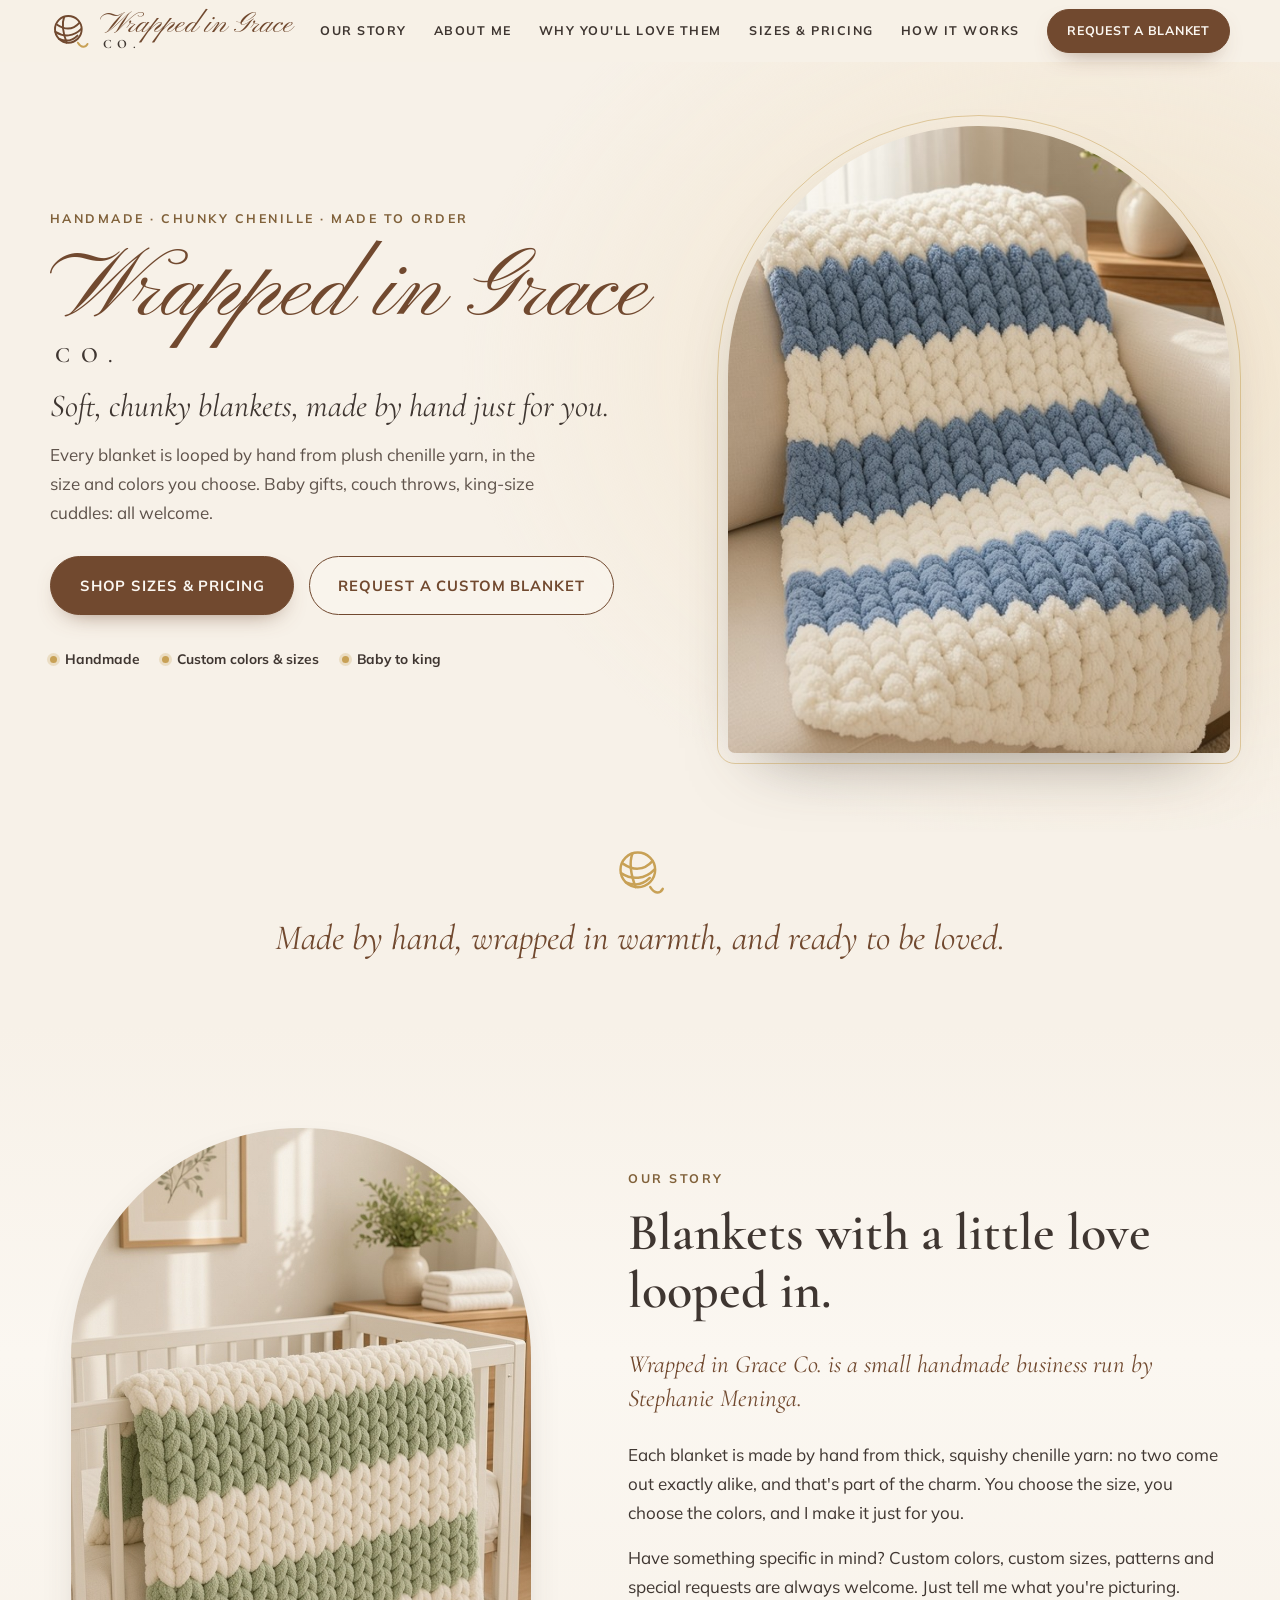
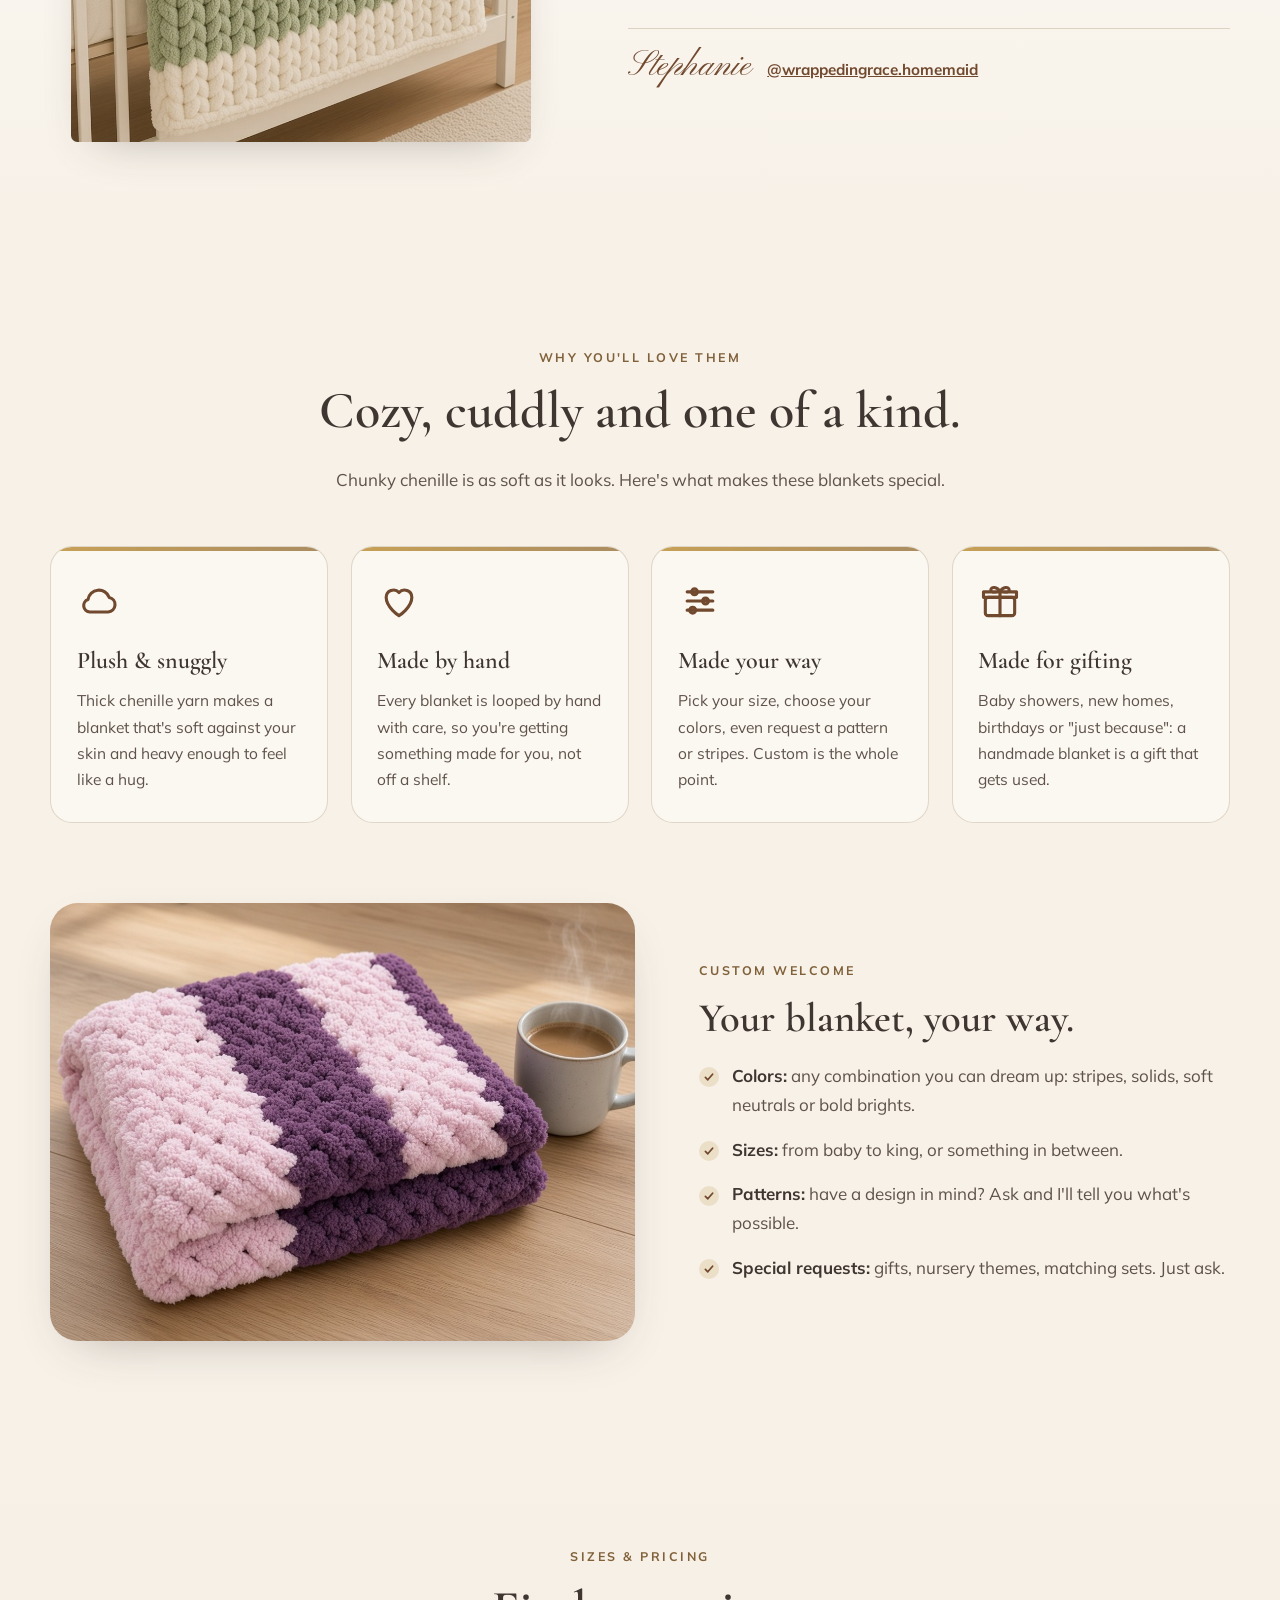
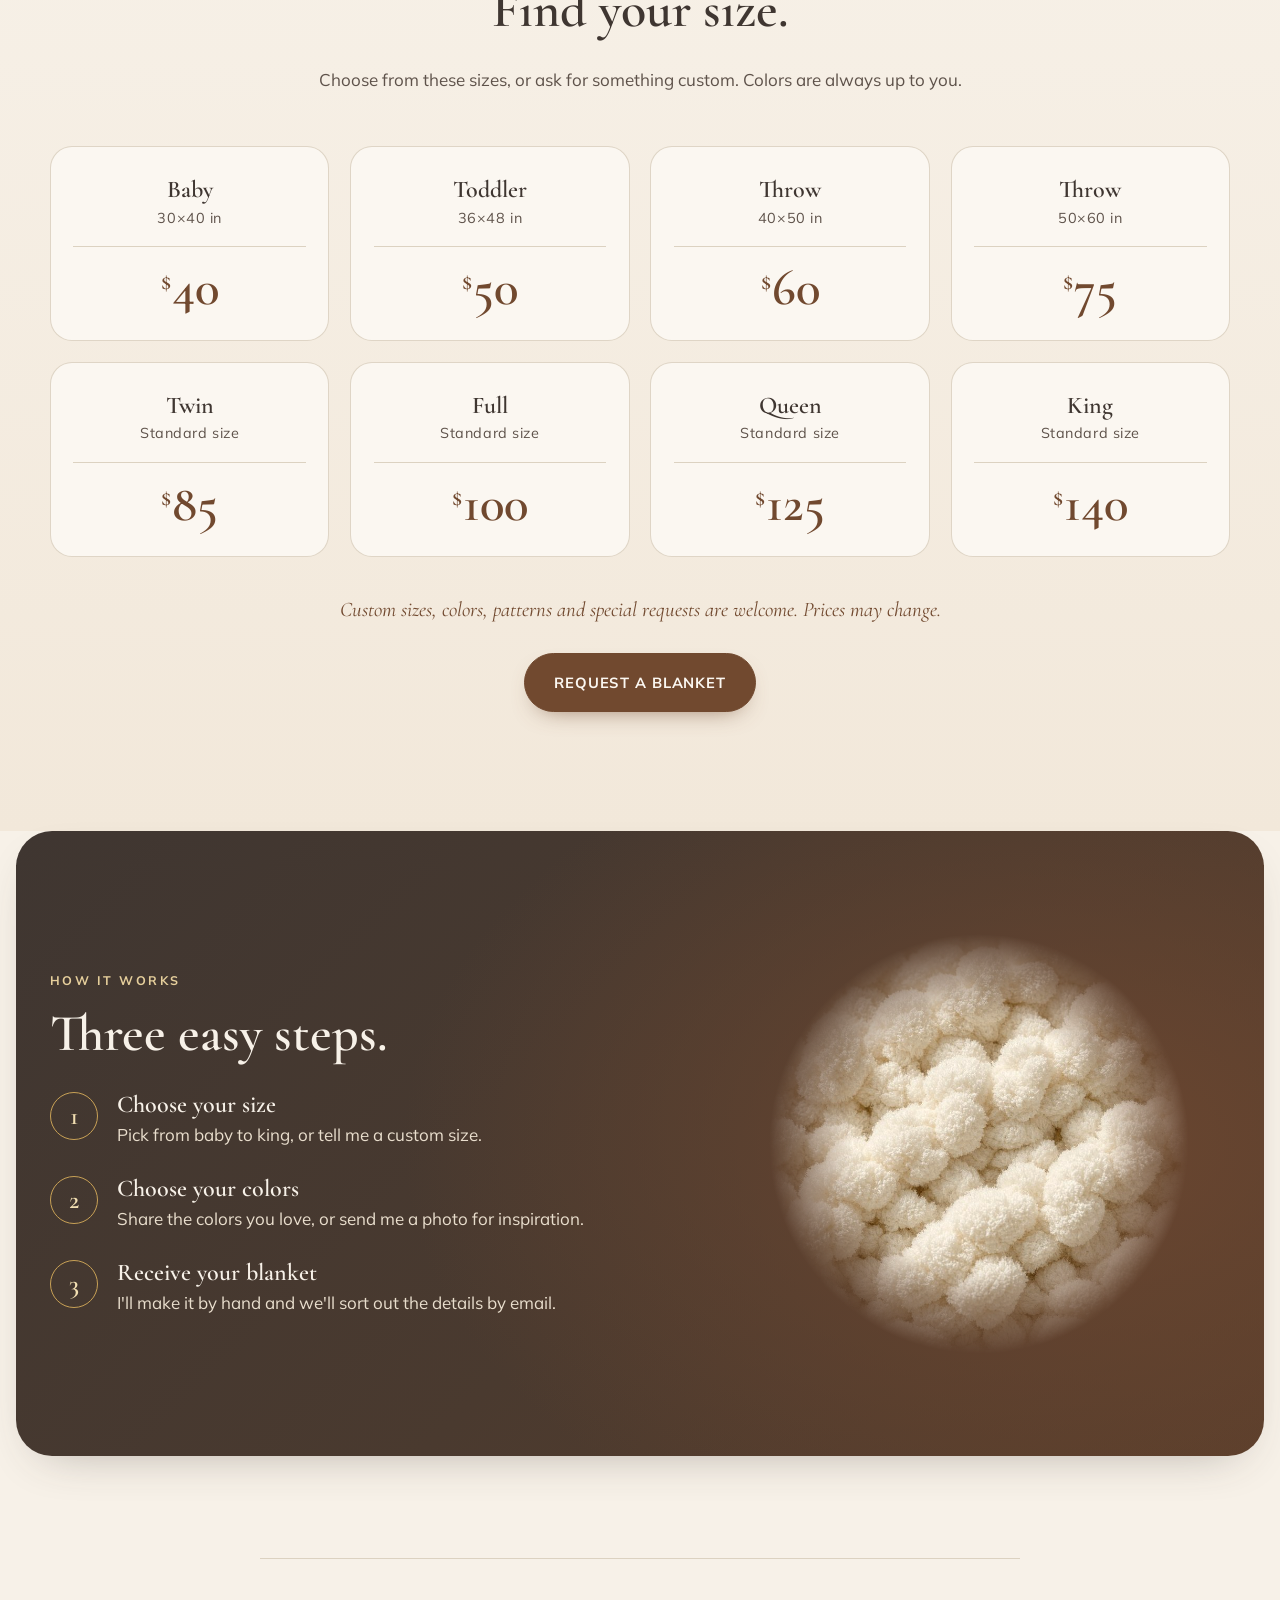
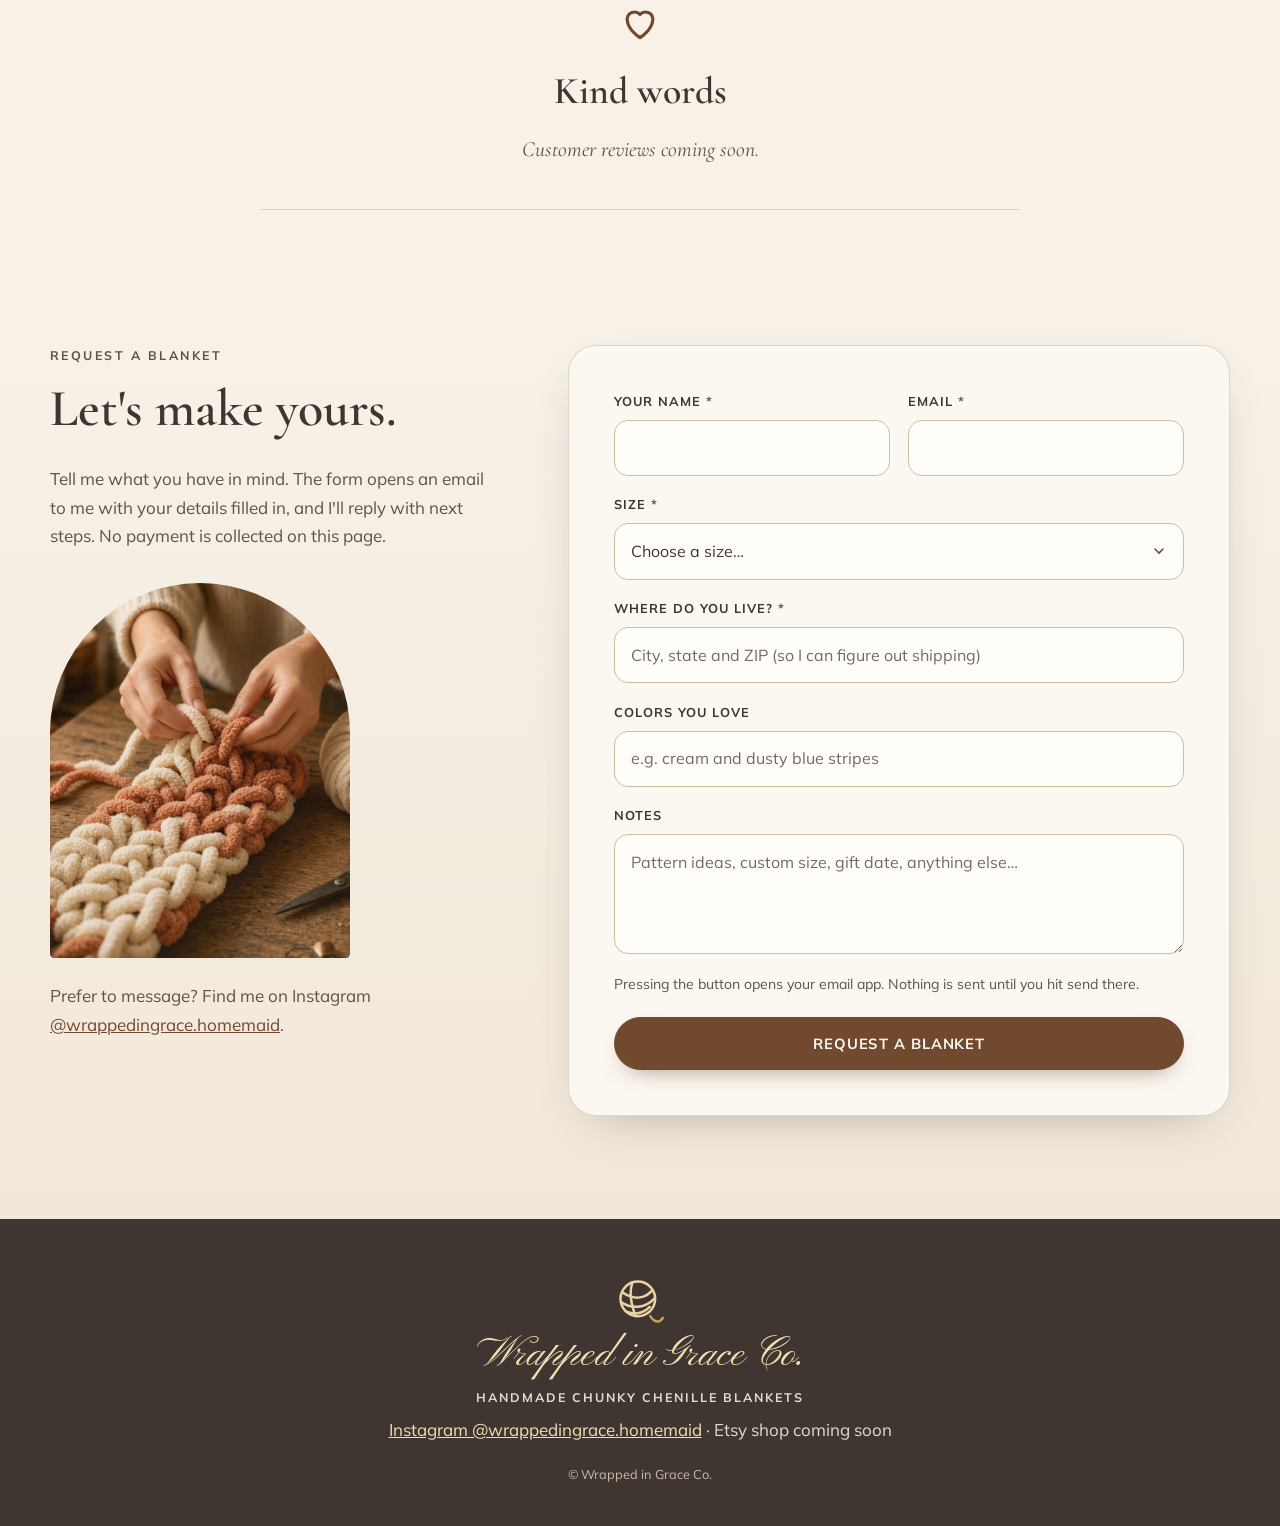
<file: index.html>
<!doctype html>
<html lang="en">
<head>
  <meta charset="utf-8">
  <meta name="viewport" content="width=device-width, initial-scale=1">
  <title>Wrapped in Grace Co. | Handmade Chunky Chenille Blankets</title>
  <meta name="description" content="Wrapped in Grace Co. makes handmade chunky chenille blankets in baby through king sizes. Custom colors, sizes and patterns welcome. Request yours today.">
  <meta name="theme-color" content="#F7F1E8">
  <meta property="og:type" content="website">
  <meta property="og:site_name" content="Wrapped in Grace Co.">
  <meta property="og:title" content="Wrapped in Grace Co. | Handmade Chunky Chenille Blankets">
  <meta property="og:description" content="Soft, chunky, handmade chenille blankets in any size and color combination.">
  <meta property="og:image" content="photos/og.jpg"><!-- swap for the full https:// URL once the site has an address -->
  <meta property="og:image:alt" content="A cream and dusty-blue chunky blanket draped over a sofa (placeholder image)">
  <meta name="twitter:card" content="summary_large_image">
  <link rel="icon" href="assets/favicon.svg" type="image/svg+xml">
  <link rel="stylesheet" href="assets/styles.css">
</head>
<body id="top">
  <a class="skip-link" href="#main">Skip to content</a>

  <header class="site-header" data-header>
    <div class="container header-inner">
      <a class="brand" href="#top" aria-label="Wrapped in Grace Co., back to top">
        <svg class="brand-mark" viewBox="0 0 48 48" width="40" height="40" aria-hidden="true" focusable="false"><use href="#yarn-mark"/></svg>
        <span class="brand-text"><span class="brand-script">Wrapped in Grace</span><span class="brand-sub">Co.</span></span>
      </a>
      <button class="nav-toggle" type="button" aria-expanded="false" aria-controls="site-nav"><span class="sr-only">Menu</span><span class="bars" aria-hidden="true"></span></button>
      <nav id="site-nav" class="site-nav" aria-label="Main">
        <a href="#about">Our Story</a>
        <a href="about.html">About Me</a>
        <a href="#why">Why You'll Love Them</a>
        <a href="#sizes">Sizes &amp; Pricing</a>
        <a href="#how">How It Works</a>
        <a class="btn btn-small" href="#request">Request a Blanket</a>
      </nav>
    </div>
  </header>

  <svg width="0" height="0" style="position:absolute" aria-hidden="true" focusable="false">
    <defs>
      <g id="yarn-mark" fill="none" stroke="currentColor" stroke-width="2.3" stroke-linecap="round">
        <circle cx="22" cy="22" r="16"/>
        <path d="M8.5 16.5c9 6 19 6.500 27-2.500"/>
        <path d="M6.500 25c10 6.500 22 6 31-3.500"/>
        <path d="M11 33.500c8 3.500 16 2 22-4"/>
        <path d="M17 7c-3 8-2 18 3 31"/>
        <path d="M33.500 38c4 6.500 9 6 11.500 1.500" stroke="#C8A156"/>
      </g>
    </defs>
  </svg>

  <main id="main">
    <section class="hero" aria-labelledby="hero-title">
      <div class="container hero-grid">
        <div class="hero-copy">
          <p class="eyebrow">Handmade · Chunky chenille · Made to order</p>
          <h1 id="hero-title">
            <span class="script">Wrapped in Grace</span>
            <span class="h1-sub">Co.</span>
          </h1>
          <p class="tagline">Soft, chunky blankets, made by hand just for you.</p>
          <p class="hero-lede">Every blanket is looped by hand from plush chenille yarn, in the size and colors you choose. Baby gifts, couch throws, king-size cuddles: all welcome.</p>
          <div class="hero-actions">
            <a class="btn" href="#sizes">Shop sizes &amp; pricing</a>
            <a class="btn btn-ghost" href="#request">Request a custom blanket</a>
          </div>
          <ul class="hero-trust" aria-label="Highlights">
            <li>Handmade</li><li>Custom colors &amp; sizes</li><li>Baby to king</li>
          </ul>
        </div>
        <figure class="soft-photo hero-photo">
          <img src="photos/hero-arch.jpg?v=2" width="576" height="720" alt="A chunky hand-knit blanket in cream and dusty-blue stripes draped over a sofa in a sunlit living room (illustrative image)" fetchpriority="high">
        </figure>
      </div>
    </section>

    <section class="quote-band" aria-label="Our promise">
      <div class="container narrow">
        <svg class="quote-mark" viewBox="0 0 48 48" width="52" height="52" aria-hidden="true" focusable="false"><use href="#yarn-mark"/></svg>
        <p>Made by hand, wrapped in warmth, and ready to be loved.</p>
      </div>
    </section>

    <section class="section about" id="about" aria-labelledby="about-title">
      <div class="container about-grid">
        <figure class="soft-photo about-photo">
          <img src="photos/nursery.jpg?v=2" width="864" height="1152" alt="A sage green and cream chunky blanket draped over the rail of a white crib in a softly lit nursery (placeholder image)">
        </figure>
        <div class="about-copy">
          <p class="eyebrow">Our story</p>
          <h2 id="about-title">Blankets with a little love looped in.</h2>
          <p class="lead">Wrapped in Grace Co. is a small handmade business run by Stephanie Meninga.</p>
          <p>Each blanket is made by hand from thick, squishy chenille yarn: no two come out exactly alike, and that's part of the charm. You choose the size, you choose the colors, and I make it just for you.</p>
          <p>Have something specific in mind? Custom colors, custom sizes, patterns and special requests are always welcome. Just tell me what you're picturing.</p>
          <p class="sign"><span>Stephanie</span> <a class="ig-link" href="https://www.instagram.com/wrappedingrace.homemaid/" rel="noopener">@wrappedingrace.homemaid</a></p>
        </div>
      </div>
    </section>

    <section class="section why" id="why" aria-labelledby="why-title">
      <div class="container">
        <div class="section-head">
          <p class="eyebrow">Why you'll love them</p>
          <h2 id="why-title">Cozy, cuddly and one of a kind.</h2>
          <p>Chunky chenille is as soft as it looks. Here's what makes these blankets special.</p>
        </div>
        <div class="service-grid">
          <article class="service-card">
            <svg class="icon" viewBox="0 0 24 24" aria-hidden="true"><path d="M7 18h10a4 4 0 0 0 .6-7.900A6 6 0 0 0 6 11.200 3.500 3.500 0 0 0 7 18z"/></svg>
            <h3>Plush &amp; snuggly</h3>
            <p>Thick chenille yarn makes a blanket that's soft against your skin and heavy enough to feel like a hug.</p>
          </article>
          <article class="service-card">
            <svg class="icon" viewBox="0 0 24 24" aria-hidden="true"><path d="M12 20s-7-4.400-7-10a4 4 0 0 1 7-2.600A4 4 0 0 1 19 10c0 5.600-7 10-7 10z"/></svg>
            <h3>Made by hand</h3>
            <p>Every blanket is looped by hand with care, so you're getting something made for you, not off a shelf.</p>
          </article>
          <article class="service-card">
            <svg class="icon" viewBox="0 0 24 24" aria-hidden="true"><path d="M5 7h14M5 12h14M5 17h14"/><circle cx="9" cy="7" r="1.600"/><circle cx="15" cy="12" r="1.600"/><circle cx="8" cy="17" r="1.600"/></svg>
            <h3>Made your way</h3>
            <p>Pick your size, choose your colors, even request a pattern or stripes. Custom is the whole point.</p>
          </article>
          <article class="service-card">
            <svg class="icon" viewBox="0 0 24 24" aria-hidden="true"><rect x="4" y="10" width="16" height="10" rx="1.500"/><path d="M3 7h18v3H3zM12 7v13M12 7c-1.500-3-5-3-5-1s3 1 5 1zm0 0c1.500-3 5-3 5-1s-3 1-5 1z"/></svg>
            <h3>Made for gifting</h3>
            <p>Baby showers, new homes, birthdays or "just because": a handmade blanket is a gift that gets used.</p>
          </article>
        </div>

        <div class="extras">
          <figure class="extras-photo soft-oval">
            <img src="photos/flatlay.jpg?v=2" width="1152" height="864" alt="A folded chunky blanket in blush pink and deep plum stripes on a light wood floor next to a coffee cup (placeholder image)">
          </figure>
          <div>
            <p class="eyebrow">Custom welcome</p>
            <h3>Your blanket, your way.</h3>
            <ul class="check-list">
              <li><strong>Colors:</strong> any combination you can dream up: stripes, solids, soft neutrals or bold brights.</li>
              <li><strong>Sizes:</strong> from baby to king, or something in between.</li>
              <li><strong>Patterns:</strong> have a design in mind? Ask and I'll tell you what's possible.</li>
              <li><strong>Special requests:</strong> gifts, nursery themes, matching sets. Just ask.</li>
            </ul>
          </div>
        </div>
      </div>
    </section>

    <section class="section sizes" id="sizes" aria-labelledby="sizes-title">
      <div class="container">
        <div class="section-head">
          <p class="eyebrow">Sizes &amp; pricing</p>
          <h2 id="sizes-title">Find your size.</h2>
          <p>Choose from these sizes, or ask for something custom. Colors are always up to you.</p>
        </div>
        <div class="rate-grid">
          <article class="rate-card"><h3>Baby</h3><p class="dim">30×40 in</p><p class="price"><sup>$</sup><span>40</span></p></article>
          <article class="rate-card"><h3>Toddler</h3><p class="dim">36×48 in</p><p class="price"><sup>$</sup><span>50</span></p></article>
          <article class="rate-card"><h3>Throw</h3><p class="dim">40×50 in</p><p class="price"><sup>$</sup><span>60</span></p></article>
          <article class="rate-card"><h3>Throw</h3><p class="dim">50×60 in</p><p class="price"><sup>$</sup><span>75</span></p></article>
          <article class="rate-card"><h3>Twin</h3><p class="dim">Standard size</p><p class="price"><sup>$</sup><span>85</span></p></article>
          <article class="rate-card"><h3>Full</h3><p class="dim">Standard size</p><p class="price"><sup>$</sup><span>100</span></p></article>
          <article class="rate-card"><h3>Queen</h3><p class="dim">Standard size</p><p class="price"><sup>$</sup><span>125</span></p></article>
          <article class="rate-card"><h3>King</h3><p class="dim">Standard size</p><p class="price"><sup>$</sup><span>140</span></p></article>
        </div>
        <p class="rate-note">Custom sizes, colors, patterns and special requests are welcome. Prices may change.</p>
        <p class="center"><a class="btn" href="#request">Request a blanket</a></p>
      </div>
    </section>

    <section class="values" id="how" aria-labelledby="how-title">
      <div class="container values-grid">
        <div class="values-copy">
          <p class="eyebrow eyebrow-light">How it works</p>
          <h2 id="how-title">Three easy steps.</h2>
          <ol class="steps">
            <li><span class="step-n">1</span><div><h3>Choose your size</h3><p>Pick from baby to king, or tell me a custom size.</p></div></li>
            <li><span class="step-n">2</span><div><h3>Choose your colors</h3><p>Share the colors you love, or send me a photo for inspiration.</p></div></li>
            <li><span class="step-n">3</span><div><h3>Receive your blanket</h3><p>I'll make it by hand and we'll sort out the details by email.</p></div></li>
          </ol>
        </div>
        <figure class="values-photo">
          <img src="photos/texture.jpg" width="800" height="800" alt="Close-up of cream chunky chenille yarn loops (placeholder image)">
        </figure>
      </div>
    </section>

    <section class="testimonials section" aria-labelledby="love-title">
      <div class="container narrow">
        <div class="testi-box">
          <svg class="icon" viewBox="0 0 24 24" aria-hidden="true"><path d="M12 20s-7-4.400-7-10a4 4 0 0 1 7-2.600A4 4 0 0 1 19 10c0 5.600-7 10-7 10z"/></svg>
          <h2 id="love-title">Kind words</h2>
          <p>Customer reviews coming soon.</p>
        </div>
      </div>
    </section>

    <section class="section contact" id="request" aria-labelledby="request-title">
      <div class="container contact-grid">
        <div class="contact-side">
          <p class="eyebrow">Request a blanket</p>
          <h2 id="request-title">Let's make yours.</h2>
          <p>Tell me what you have in mind. The form opens an email to me with your details filled in, and I'll reply with next steps. No payment is collected on this page.</p>
          <figure class="soft-photo contact-photo">
            <img src="photos/hands.jpg" width="1152" height="864" alt="Hands looping thick cream and terracotta chenille yarn on a wooden table (placeholder image)">
          </figure>
          <p class="contact-email">Prefer to message? Find me on Instagram <a href="https://www.instagram.com/wrappedingrace.homemaid/" rel="noopener">@wrappedingrace.homemaid</a>.</p>
        </div>
        <form class="contact-form" id="request-form" novalidate>
          <div class="field-row">
            <div class="field"><label for="f-name">Your name <span aria-hidden="true">*</span></label><input id="f-name" name="name" type="text" autocomplete="name" required></div>
            <div class="field"><label for="f-email">Email <span aria-hidden="true">*</span></label><input id="f-email" name="email" type="email" autocomplete="email" required></div>
          </div>
          <div class="field"><label for="f-size">Size <span aria-hidden="true">*</span></label>
            <select id="f-size" name="size" required>
              <option value="" disabled selected>Choose a size…</option>
              <option value="Baby 30×40 ($40)">Baby 30×40 ($40)</option>
              <option value="Toddler 36×48 ($50)">Toddler 36×48 ($50)</option>
              <option value="Throw 40×50 ($60)">Throw 40×50 ($60)</option>
              <option value="Throw 50×60 ($75)">Throw 50×60 ($75)</option>
              <option value="Twin ($85)">Twin ($85)</option>
              <option value="Full ($100)">Full ($100)</option>
              <option value="Queen ($125)">Queen ($125)</option>
              <option value="King ($140)">King ($140)</option>
              <option value="Custom size (describe in notes)">Custom size (describe in notes)</option>
            </select></div>
          <div class="field"><label for="f-location">Where do you live? <span aria-hidden="true">*</span></label><input id="f-location" name="location" type="text" autocomplete="address-level2" placeholder="City, state and ZIP (so I can figure out shipping)" required></div>
          <div class="field"><label for="f-colors">Colors you love</label><input id="f-colors" name="colors" type="text" placeholder="e.g. cream and dusty blue stripes"></div>
          <div class="field"><label for="f-notes">Notes</label><textarea id="f-notes" name="notes" placeholder="Pattern ideas, custom size, gift date, anything else…"></textarea></div>
          <p class="privacy-note">Pressing the button opens your email app. Nothing is sent until you hit send there.</p>
          <button class="btn btn-block" type="submit">Request a blanket</button>
          <p id="form-status" class="form-status" role="status" aria-live="polite"></p>
        </form>
      </div>
    </section>
  </main>

  <footer class="site-footer">
    <div class="container footer-inner">
      <svg class="brand-mark footer-mark" viewBox="0 0 48 48" width="52" height="52" aria-hidden="true" focusable="false"><use href="#yarn-mark" /></svg>
      <p class="footer-script">Wrapped in Grace Co.</p>
      <p class="footer-meta">Handmade chunky chenille blankets</p>
      <p class="footer-links"><a href="https://www.instagram.com/wrappedingrace.homemaid/" rel="noopener">Instagram @wrappedingrace.homemaid</a> · Etsy shop coming soon</p>
      <p class="copyright">© Wrapped in Grace Co.</p>
    </div>
  </footer>
  <script src="assets/site.js?v=2"></script>
</body>
</html>
</file>
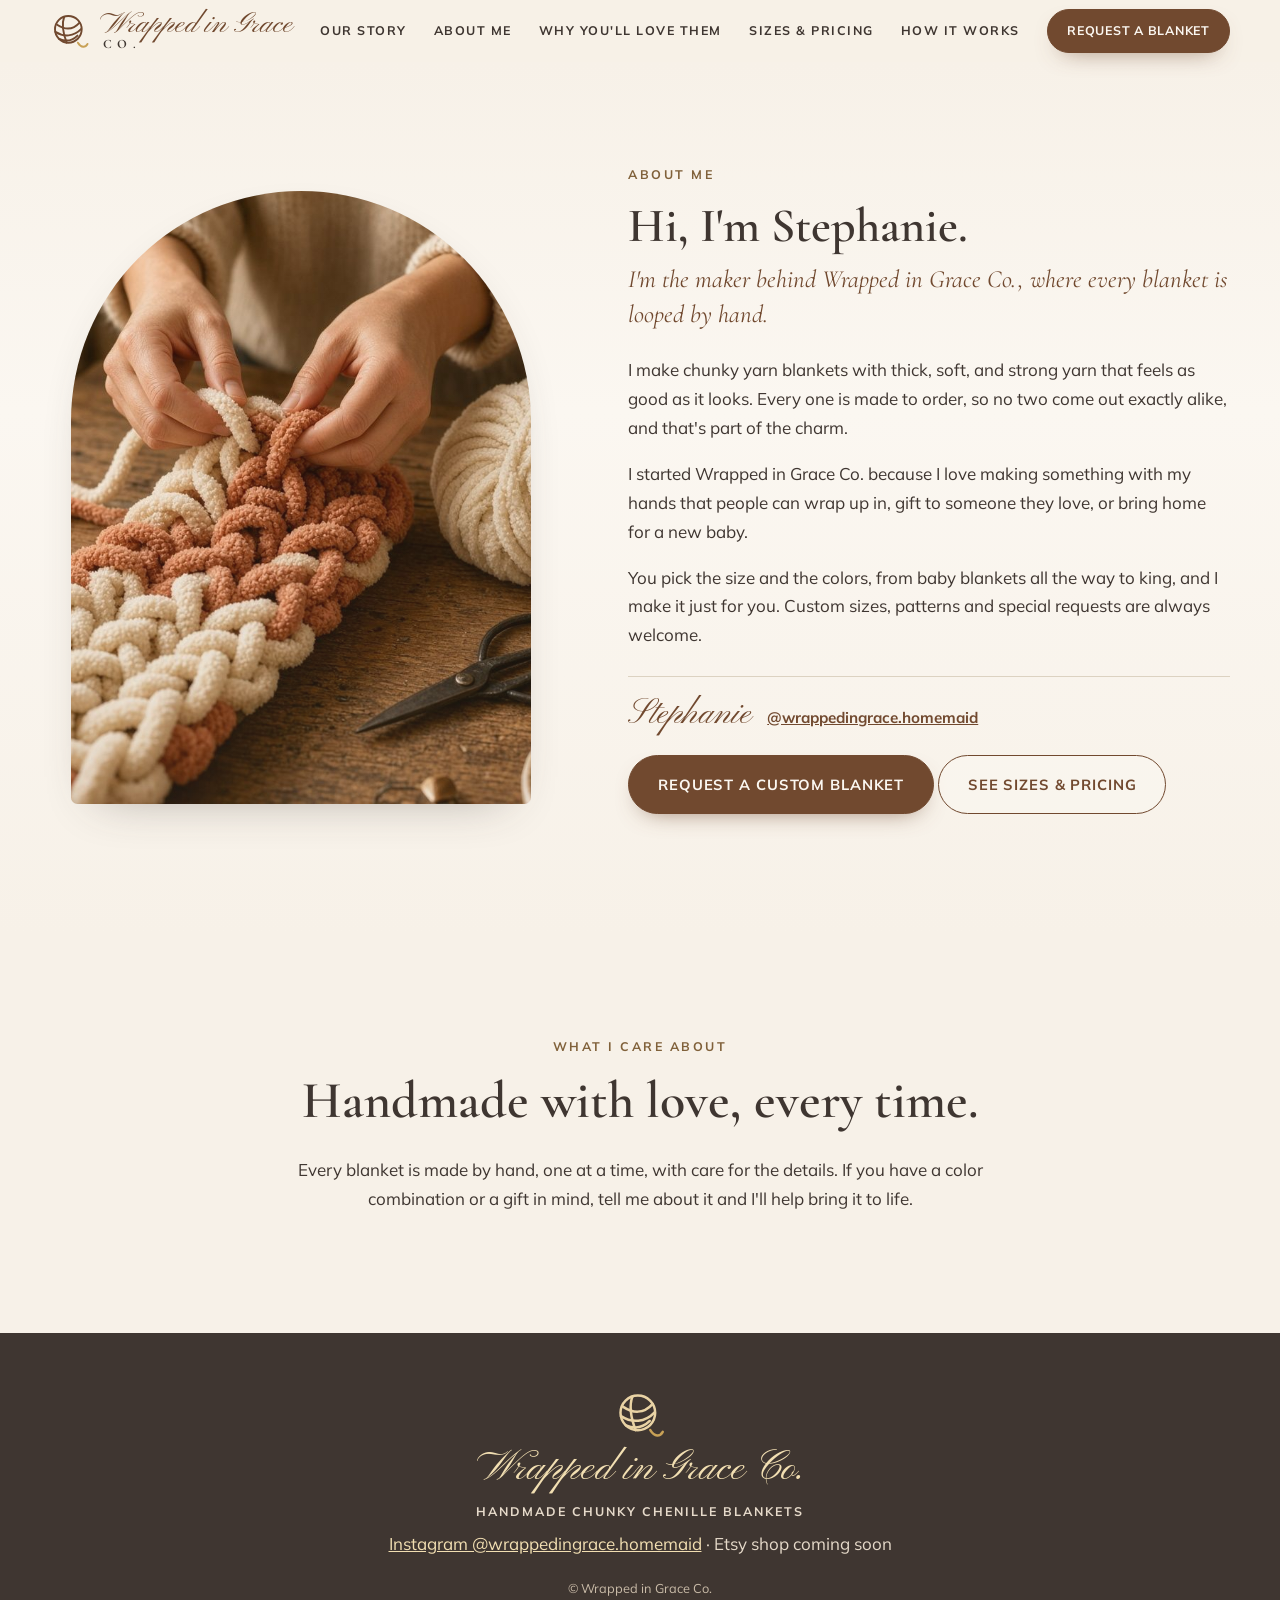
<file: about.html>
<!doctype html>
<html lang="en">
<head>
  <meta charset="utf-8">
  <meta name="viewport" content="width=device-width, initial-scale=1">
  <title>About Me | Wrapped in Grace Co.</title>
  <meta name="description" content="Meet Stephanie Meninga, the maker behind Wrapped in Grace Co., handmade chunky chenille blankets.">
  <meta name="theme-color" content="#F7F1E8">
  <meta property="og:type" content="website">
  <meta property="og:site_name" content="Wrapped in Grace Co.">
  <meta property="og:title" content="Wrapped in Grace Co. | Handmade Chunky Chenille Blankets">
  <meta property="og:description" content="Soft, chunky, handmade chenille blankets in any size and color combination.">
  <meta property="og:image" content="photos/og.jpg"><!-- swap for the full https:// URL once the site has an address -->
  <meta property="og:image:alt" content="A cream and dusty-blue chunky blanket draped over a sofa (placeholder image)">
  <meta name="twitter:card" content="summary_large_image">
  <link rel="icon" href="assets/favicon.svg" type="image/svg+xml">
  <link rel="stylesheet" href="assets/styles.css">
</head>
<body id="top">
  <a class="skip-link" href="#main">Skip to content</a>

  <header class="site-header" data-header>
    <div class="container header-inner">
      <a class="brand" href="index.html" aria-label="Wrapped in Grace Co., back to top">
        <svg class="brand-mark" viewBox="0 0 48 48" width="40" height="40" aria-hidden="true" focusable="false"><use href="#yarn-mark"/></svg>
        <span class="brand-text"><span class="brand-script">Wrapped in Grace</span><span class="brand-sub">Co.</span></span>
      </a>
      <button class="nav-toggle" type="button" aria-expanded="false" aria-controls="site-nav"><span class="sr-only">Menu</span><span class="bars" aria-hidden="true"></span></button>
      <nav id="site-nav" class="site-nav" aria-label="Main">
        <a href="index.html#about">Our Story</a>
        <a href="about.html" aria-current="page">About Me</a>
        <a href="index.html#why">Why You'll Love Them</a>
        <a href="index.html#sizes">Sizes &amp; Pricing</a>
        <a href="index.html#how">How It Works</a>
        <a class="btn btn-small" href="index.html#request">Request a Blanket</a>
      </nav>
    </div>
  </header>

  <svg width="0" height="0" style="position:absolute" aria-hidden="true" focusable="false">
    <defs>
      <g id="yarn-mark" fill="none" stroke="currentColor" stroke-width="2.3" stroke-linecap="round">
        <circle cx="22" cy="22" r="16"/>
        <path d="M8.5 16.5c9 6 19 6.500 27-2.500"/>
        <path d="M6.500 25c10 6.500 22 6 31-3.500"/>
        <path d="M11 33.500c8 3.500 16 2 22-4"/>
        <path d="M17 7c-3 8-2 18 3 31"/>
        <path d="M33.500 38c4 6.500 9 6 11.500 1.500" stroke="#C8A156"/>
      </g>
    </defs>
  </svg>

  <main id="main">
    <section class="section about" aria-labelledby="me-title">
      <div class="container about-grid">
        <figure class="soft-photo about-photo">
          <img src="photos/hands.jpg" width="1152" height="864" alt="Hands looping thick chenille yarn on a wooden table (illustrative image)">
        </figure>
        <div class="about-copy">
          <p class="eyebrow">About me</p>
          <h1 id="me-title" style="font-family:Cormorant,serif;font-weight:600;font-size:clamp(2rem,5vw,3rem);line-height:1.1;margin:0 0 .6rem">Hi, I'm Stephanie.</h1>
          <p class="lead">I'm the maker behind Wrapped in Grace Co., where every blanket is looped by hand.</p>
          <p>I make chunky yarn blankets with thick, soft, and strong yarn that feels as good as it looks. Every one is made to order, so no two come out exactly alike, and that's part of the charm.</p>
          <p>I started Wrapped in Grace Co. because I love making something with my hands that people can wrap up in, gift to someone they love, or bring home for a new baby.</p>
          <p>You pick the size and the colors, from baby blankets all the way to king, and I make it just for you. Custom sizes, patterns and special requests are always welcome.</p>
          <p class="sign"><span>Stephanie</span> <a class="ig-link" href="https://www.instagram.com/wrappedingrace.homemaid/" rel="noopener">@wrappedingrace.homemaid</a></p>
          <p style="margin-top:1.4rem"><a class="btn" href="index.html#request">Request a custom blanket</a> <a class="btn btn-ghost" href="index.html#sizes">See sizes &amp; pricing</a></p>
        </div>
      </div>
    </section>

    <section class="section why" aria-labelledby="values-title">
      <div class="container narrow center">
        <p class="eyebrow">What I care about</p>
        <h2 id="values-title">Handmade with love, every time.</h2>
        <p>Every blanket is made by hand, one at a time, with care for the details. If you have a color combination or a gift in mind, tell me about it and I'll help bring it to life.</p>
      </div>
    </section>
  </main>

  <footer class="site-footer">
    <div class="container footer-inner">
      <svg class="brand-mark footer-mark" viewBox="0 0 48 48" width="52" height="52" aria-hidden="true" focusable="false"><use href="#yarn-mark" /></svg>
      <p class="footer-script">Wrapped in Grace Co.</p>
      <p class="footer-meta">Handmade chunky chenille blankets</p>
      <p class="footer-links"><a href="https://www.instagram.com/wrappedingrace.homemaid/" rel="noopener">Instagram @wrappedingrace.homemaid</a> · Etsy shop coming soon</p>
      <p class="copyright">© Wrapped in Grace Co.</p>
    </div>
  </footer>
  <script src="assets/site.js?v=2"></script>
</body>
</html>
</file>
<file: assets/styles.css>
/* Wrapped in Grace Co. | Concept A: Warm Heirloom
   Design system follows the owner's earlier site (ivory / wheat / chestnut, Cormorant + Mulish + Pinyon). */
@font-face{font-family:"Cormorant";src:url(fonts/cormorant.woff2) format("woff2");font-weight:300 700;font-display:swap}
@font-face{font-family:"Cormorant";src:url(fonts/cormorant-italic.woff2) format("woff2");font-weight:300 700;font-style:italic;font-display:swap}
@font-face{font-family:"Mulish";src:url(fonts/mulish.woff2) format("woff2");font-weight:200 900;font-display:swap}
@font-face{font-family:"Pinyon";src:url(fonts/pinyon.woff2) format("woff2");font-display:swap}

:root{
  --ivory:#F7F1E8; --cream:#FBF7F1; --linen:#DCD2C1; --wheat:#C8A156; --honey:#AA8C61;
  --sage:#9C9979; --chestnut:#71492F; --espresso:#3F3631; --bronze:#80613A;
  --text:#3F3631; --muted:#5E524A;
  --serif:"Cormorant","Cormorant Garamond",Garamond,"Times New Roman",serif;
  --sans:"Mulish",system-ui,-apple-system,"Segoe UI",Roboto,sans-serif;
  --script:"Pinyon","Pinyon Script",cursive;
  --radius:22px; --shadow:0 18px 50px -28px rgba(63,54,49,.45); --container:1180px;
}
*,*::before,*::after{box-sizing:border-box}
html{scroll-behavior:smooth;scroll-padding-top:84px;-webkit-text-size-adjust:100%}
body{margin:0;font-family:var(--sans);font-size:1.0625rem;line-height:1.7;color:var(--text);background:var(--ivory);-webkit-font-smoothing:antialiased}
img{max-width:100%;height:auto;display:block}
a{color:var(--chestnut)}
h1,h2,h3{font-family:var(--serif);font-weight:600;line-height:1.12;color:var(--espresso);margin:0 0 .5em}
h2{font-size:clamp(2.1rem,1.5rem + 2.2vw,3.25rem)}
h3{font-size:1.6rem}
p{margin:0 0 1em}
.container{width:min(var(--container),100% - 2.5rem);margin-inline:auto}
.narrow{max-width:760px}
.center{text-align:center}
.sr-only{position:absolute!important;width:1px;height:1px;padding:0;margin:-1px;overflow:hidden;clip:rect(0,0,0,0);white-space:nowrap;border:0}
.skip-link{position:absolute;left:1rem;top:-4rem;background:var(--espresso);color:var(--ivory);padding:.6rem 1rem;border-radius:8px;z-index:100}
.skip-link:focus{top:1rem}
:focus-visible{outline:3px solid var(--chestnut);outline-offset:3px;border-radius:4px}
.eyebrow{font-size:.78rem;font-weight:700;letter-spacing:.2em;text-transform:uppercase;color:var(--bronze);margin-bottom:.9rem}
.eyebrow-light{color:#E6CF9C}
.lead{font-family:var(--serif);font-size:1.55rem;line-height:1.4;color:var(--chestnut);font-style:italic}
.section{padding:clamp(4.5rem,8vw,7.5rem) 0}
.section-head{text-align:center;max-width:680px;margin:0 auto 3.2rem}
.section-head p:last-child{color:var(--muted)}
.icon{width:44px;height:44px;fill:none;stroke:var(--chestnut);stroke-width:1.7;stroke-linecap:round;stroke-linejoin:round;margin-bottom:1rem}

/* Arch photo frames */
.soft-photo{position:relative;margin:0;border-radius:999px 999px 28px 28px;overflow:hidden}
.soft-photo::after{content:"";position:absolute;inset:0;pointer-events:none;background:linear-gradient(180deg,rgba(200,161,86,.06),rgba(170,140,97,.16))}
.soft-photo img{width:100%;height:100%;object-fit:cover}
.soft-oval{border-radius:28px;overflow:hidden;margin:0;box-shadow:var(--shadow)}
.soft-oval img{width:100%;aspect-ratio:4/3;object-fit:cover}

/* Buttons */
.btn{display:inline-flex;align-items:center;justify-content:center;font-family:var(--sans);font-weight:700;font-size:.92rem;letter-spacing:.06em;text-transform:uppercase;text-decoration:none;
  color:var(--cream);background:var(--chestnut);padding:1rem 1.8rem;border-radius:999px;border:1.5px solid var(--chestnut);box-shadow:0 10px 24px -14px rgba(113,73,47,.8);transition:transform .2s,background .2s;cursor:pointer;min-height:48px}
.btn:hover{background:#5f3c26;transform:translateY(-1px)}
.btn-ghost{background:rgba(251,247,241,.55);color:var(--chestnut);box-shadow:none}
.btn-ghost:hover{background:var(--cream);color:var(--chestnut)}
.btn-small{padding:.65rem 1.2rem;font-size:.78rem;min-height:44px}
.btn-block{width:100%}

/* Header */
.site-header{position:sticky;top:0;z-index:50;background:rgba(247,241,232,.92);backdrop-filter:saturate(140%) blur(10px);padding:.55rem 0;transition:box-shadow .3s}
.site-header.scrolled{box-shadow:0 8px 30px -22px rgba(63,54,49,.6)}
.header-inner{display:flex;align-items:center;justify-content:space-between;gap:1rem}
.brand{display:flex;align-items:center;gap:.65rem;text-decoration:none;color:var(--chestnut)}
.brand-text{display:flex;flex-direction:column;line-height:1}
.brand-script{font-family:var(--script);font-size:1.85rem;color:var(--chestnut)}
.brand-sub{font-family:var(--serif);font-size:.8rem;letter-spacing:.42em;text-transform:uppercase;font-weight:700;color:var(--espresso);margin-top:-.1rem;padding-left:.15rem}
.site-nav{display:flex;align-items:center;gap:1.7rem}
.site-nav a:not(.btn){display:inline-flex;align-items:center;min-height:44px;font-size:.78rem;font-weight:700;letter-spacing:.12em;text-transform:uppercase;text-decoration:none;color:var(--espresso);position:relative}
.site-nav a:not(.btn)::after{content:"";position:absolute;left:0;right:0;bottom:6px;height:1.5px;background:var(--wheat);transform:scaleX(0);transition:transform .25s}
.site-nav a:not(.btn):hover::after{transform:scaleX(1)}
.nav-toggle{display:none;background:none;border:0;width:46px;height:46px;border-radius:50%;cursor:pointer;position:relative}
.bars,.bars::before,.bars::after{position:absolute;left:12px;width:22px;height:2px;background:var(--espresso);border-radius:2px;transition:transform .25s,opacity .25s}
.bars{top:22px}.bars::before{content:"";left:0;top:-7px}.bars::after{content:"";left:0;top:7px}
.nav-open .bars{background:transparent}.nav-open .bars::before{transform:translateY(7px) rotate(45deg)}.nav-open .bars::after{transform:translateY(-7px) rotate(-45deg)}

/* Hero: text left, arch photo right */
.hero{padding:clamp(2.5rem,5vw,4.5rem) 0 clamp(3rem,6vw,5rem);background:radial-gradient(70% 90% at 85% 40%,#f1e3cb 0%,transparent 70%),var(--ivory)}
.hero-grid{display:grid;grid-template-columns:minmax(0,1.1fr) minmax(0,.9fr);gap:clamp(2rem,5vw,5rem);align-items:center}
.hero h1{margin:0 0 .6rem;display:flex;flex-direction:column}
.hero .script{font-family:var(--script);font-weight:400;font-size:clamp(3.6rem,2.2rem + 4.6vw,6.2rem);line-height:1.05;color:var(--chestnut)}
.h1-sub{font-family:var(--serif);font-size:clamp(1.1rem,.9rem + .6vw,1.4rem);letter-spacing:.5em;text-transform:uppercase;font-weight:600;color:var(--espresso);padding-left:.3rem}
.tagline{font-family:var(--serif);font-style:italic;font-size:clamp(1.5rem,1.2rem + 1vw,2.05rem);line-height:1.3;margin:1.1rem 0 .9rem}
.hero-lede{color:var(--muted);max-width:500px}
.hero-actions{display:flex;flex-wrap:wrap;gap:.9rem;margin:1.8rem 0 2rem}
.hero-trust{list-style:none;padding:0;margin:0;display:flex;flex-wrap:wrap;gap:.4rem 1.4rem;font-size:.86rem;font-weight:700;color:var(--espresso)}
.hero-trust li{display:flex;align-items:center;gap:.5rem}
.hero-trust li::before{content:"";width:7px;height:7px;border-radius:50%;background:var(--wheat);box-shadow:0 0 0 3px rgba(200,161,86,.25)}
.hero-photo{aspect-ratio:4/5;max-width:520px;width:100%;justify-self:center;box-shadow:0 30px 70px -35px rgba(63,54,49,.6);outline:1px solid rgba(200,161,86,.5);outline-offset:10px;border-radius:999px 999px 28px 28px}

/* Quote band */
.quote-band{text-align:center;padding:1rem 0 4rem}
.quote-mark{margin:0 auto 1rem;color:var(--wheat);display:block}
.brand-mark{color:var(--chestnut);flex:none}
.quote-band p{font-family:var(--serif);font-style:italic;font-size:clamp(1.5rem,1.1rem + 1.4vw,2.3rem);line-height:1.35;color:var(--chestnut);margin:0}

/* About */
.about{background:linear-gradient(180deg,var(--ivory),var(--cream) 40%,var(--ivory))}
.about-grid{display:grid;grid-template-columns:minmax(0,5fr) minmax(0,6fr);gap:clamp(2.5rem,6vw,6rem);align-items:center}
.about-photo{aspect-ratio:3/4;max-width:460px;width:100%;justify-self:center;box-shadow:var(--shadow)}
.sign{margin-top:1.6rem;padding-top:1.3rem;border-top:1px solid var(--linen);display:flex;gap:1rem;flex-wrap:wrap;align-items:baseline}
.sign span{font-family:var(--script);font-size:2.2rem;color:var(--chestnut);line-height:1}
.ig-link{font-weight:700;font-size:.95rem}

/* Why cards */
.service-grid{display:grid;grid-template-columns:repeat(4,1fr);gap:1.4rem}
.service-card{background:var(--cream);border:1px solid rgba(220,210,193,.85);border-radius:var(--radius);padding:2rem 1.6rem 1.8rem;transition:transform .25s,box-shadow .25s;position:relative;overflow:hidden}
.service-card::before{content:"";position:absolute;inset:0 0 auto;height:4px;background:linear-gradient(90deg,var(--wheat),var(--honey))}
.service-card:hover{transform:translateY(-4px);box-shadow:var(--shadow)}
.service-card h3{font-size:1.5rem}
.service-card p{font-size:.97rem;color:var(--muted);margin:0}
.extras{display:grid;grid-template-columns:minmax(0,1.1fr) minmax(0,1fr);gap:clamp(2rem,5vw,4.5rem);align-items:center;margin-top:5rem}
.extras h3{font-size:clamp(1.9rem,1.5rem + 1.3vw,2.6rem)}
.check-list{list-style:none;padding:0;margin:1.2rem 0 0;display:grid;gap:1rem}
.check-list li{position:relative;padding-left:2.1rem;color:var(--muted)}
.check-list strong{color:var(--espresso)}
.check-list li::before{content:"";position:absolute;left:0;top:.3em;width:1.25rem;height:1.25rem;border-radius:50%;background:rgba(200,161,86,.22) url("data:image/svg+xml,%3Csvg xmlns='http://www.w3.org/2000/svg' viewBox='0 0 20 20'%3E%3Cpath d='M5.5 10.5l3 3 6-7' fill='none' stroke='%2371492F' stroke-width='2.2' stroke-linecap='round' stroke-linejoin='round'/%3E%3C/svg%3E") center/80% no-repeat}

/* Sizes */
.sizes{background:linear-gradient(180deg,var(--ivory),#f2e8da)}
.rate-grid{display:grid;grid-template-columns:repeat(4,1fr);gap:1.3rem}
.rate-card{background:var(--cream);border:1px solid rgba(220,210,193,.9);border-radius:var(--radius);padding:1.9rem 1.4rem 1.6rem;text-align:center;transition:transform .25s,box-shadow .25s}
.rate-card:hover{transform:translateY(-3px);box-shadow:var(--shadow)}
.rate-card h3{font-size:1.5rem;margin-bottom:.1rem}
.rate-card .dim{font-size:.9rem;color:var(--muted);margin:0 0 1rem;letter-spacing:.04em;min-height:1.4em}
.price{font-family:var(--serif);color:var(--chestnut);margin:0;padding-top:1rem;border-top:1px solid var(--linen);line-height:1}
.price span{font-size:3.2rem;font-weight:600}
.price sup{font-size:1.5rem;font-weight:600;vertical-align:top;position:relative;top:.3em;margin-right:.05em}
.rate-note{text-align:center;font-family:var(--serif);font-style:italic;font-size:1.3rem;color:var(--chestnut);margin:2.2rem auto 1.6rem;max-width:620px}

/* How (dark band) */
.values{position:relative;color:#F3EADC;padding:clamp(4rem,8vw,6.5rem) 0;width:min(1340px,100% - 2rem);margin:0 auto;border-radius:36px;overflow:hidden;box-shadow:var(--shadow);
  background:radial-gradient(90% 120% at 85% 50%,#6a4630 0%,transparent 60%),linear-gradient(135deg,#3F3631 0%,#4a3a2f 55%,#5a3e2b 100%)}
.values-grid{display:grid;grid-template-columns:minmax(0,1.2fr) minmax(0,1fr);gap:clamp(2rem,6vw,5rem);align-items:center}
.values h2{color:var(--ivory)}
.steps{list-style:none;margin:1.8rem 0 0;padding:0;display:grid;gap:1.6rem}
.steps li{display:flex;gap:1.2rem;align-items:flex-start}
.step-n{flex:none;width:3rem;height:3rem;border-radius:50%;border:1.5px solid var(--wheat);display:grid;place-items:center;font-family:var(--serif);font-size:1.6rem;font-weight:600;color:#F2DFB2}
.steps h3{color:var(--ivory);font-size:1.5rem;margin:0 0 .15rem}
.steps p{color:#E9DECD;margin:0}
.values-photo{margin:0;max-width:420px;width:100%;justify-self:center;aspect-ratio:1;-webkit-mask-image:radial-gradient(ellipse closest-side at 50% 50%,#000 60%,transparent 100%);mask-image:radial-gradient(ellipse closest-side at 50% 50%,#000 60%,transparent 100%)}
.values-photo img{width:100%;height:100%;object-fit:cover;filter:sepia(.15)}

/* Testimonials */
.testi-box{text-align:center;padding:2.6rem 2rem;border-top:1px solid var(--linen);border-bottom:1px solid var(--linen)}
.testi-box .icon{margin:0 auto 1rem}
.testi-box h2{font-size:clamp(1.8rem,1.4rem + 1.2vw,2.4rem)}
.testi-box p{font-family:var(--serif);font-style:italic;font-size:1.35rem;color:var(--muted);margin:0}

/* Form */
.contact{background:linear-gradient(180deg,var(--ivory),#f2e8da);padding-top:2rem}
.contact-grid{display:grid;grid-template-columns:minmax(0,4fr) minmax(0,6fr);gap:clamp(2.5rem,6vw,5rem);align-items:start}
.contact-side p{color:var(--muted)}
.contact-photo{aspect-ratio:4/5;max-width:300px;margin:2rem 0 1.5rem}
.contact-photo img{object-position:30% 50%}
.contact-form{background:var(--cream);border:1px solid rgba(220,210,193,.9);border-radius:28px;padding:clamp(1.6rem,4vw,2.8rem);box-shadow:var(--shadow)}
.field-row{display:grid;grid-template-columns:1fr 1fr;gap:1.1rem}
.field{display:flex;flex-direction:column;margin-bottom:1.15rem}
.field label{font-size:.8rem;font-weight:700;letter-spacing:.08em;text-transform:uppercase;color:var(--espresso);margin-bottom:.45rem}
.field label span{color:var(--chestnut)}
input,select,textarea{font:inherit;font-size:1rem;color:var(--text);background:#fffdf9;border:1.5px solid #cdbf9f;border-radius:14px;padding:.85rem 1rem;width:100%}
select{appearance:none;background-image:url("data:image/svg+xml,%3Csvg xmlns='http://www.w3.org/2000/svg' viewBox='0 0 20 20'%3E%3Cpath d='M5 7.5l5 5 5-5' fill='none' stroke='%2371492F' stroke-width='2' stroke-linecap='round'/%3E%3C/svg%3E");background-repeat:no-repeat;background-position:right 1rem center;background-size:16px;padding-right:2.6rem}
textarea{resize:vertical;min-height:120px}
input::placeholder,textarea::placeholder{color:#76695d}
input:focus,select:focus,textarea:focus{outline:none;border-color:var(--chestnut);box-shadow:0 0 0 4px rgba(200,161,86,.3)}
.privacy-note{font-size:.88rem;color:var(--muted);margin:.4rem 0 1.3rem}
.form-status{margin:1rem 0 0;font-size:.98rem;border-radius:14px}
.form-status:empty{display:none}
.form-status.is-info{padding:1rem 1.2rem;background:rgba(200,161,86,.14);border:1px solid rgba(200,161,86,.55)}

/* Footer */
.site-footer{background:var(--espresso);color:#E6DACA;text-align:center;padding:3.5rem 0 2.5rem;margin-top:0}
.footer-mark{margin:0 auto .4rem;color:#E9D3A4;display:block}
.footer-script{font-family:var(--script);font-size:2.6rem;color:#F2DFB2;margin:0;line-height:1.1}
.footer-meta{letter-spacing:.16em;text-transform:uppercase;font-size:.78rem;font-weight:700;margin:.5rem 0}
.site-footer a{color:#F2DFB2}
.footer-links{margin:0}
.copyright{font-size:.8rem;color:#C9BBA8;margin:1.2rem 0 0}

@media (max-width:1080px){
  .service-grid,.rate-grid{grid-template-columns:repeat(2,1fr)}
  .site-nav{gap:1rem}
}
@media (max-width:980px){
  .nav-toggle{display:block}
  .site-nav{position:absolute;top:100%;left:0;right:0;flex-direction:column;gap:0;align-items:stretch;background:var(--ivory);padding:.5rem 1.25rem 1.4rem;box-shadow:0 20px 30px -20px rgba(63,54,49,.5);
    opacity:0;visibility:hidden;transform:translateY(-8px);transition:opacity .2s,transform .2s,visibility .2s}
  .nav-open .site-nav{opacity:1;visibility:visible;transform:none}
  .site-nav a:not(.btn){padding:.7rem .2rem;border-bottom:1px solid var(--linen);font-size:.85rem}
  .site-nav a:not(.btn)::after{display:none}
  .site-nav .btn{margin-top:1rem}
  .hero-grid,.about-grid,.extras,.values-grid,.contact-grid{grid-template-columns:1fr}
  .hero-photo{max-width:420px;order:-1}
  .about-photo{max-width:380px}
  .values-photo{max-width:320px;order:-1}
  .contact-photo{display:none}
}
@media (max-width:640px){
  .service-grid,.rate-grid{grid-template-columns:1fr 1fr;gap:.9rem}
  .rate-card{padding:1.4rem .8rem 1.2rem}
  .rate-card h3{font-size:1.25rem}
  .price span{font-size:2.6rem}
  .field-row{grid-template-columns:1fr;gap:0}
  .service-grid{grid-template-columns:1fr}
  .hero-actions .btn{flex:1 1 100%}
  .hero-photo{outline-offset:6px;max-width:300px}
  .brand-script{font-size:1.55rem}
  .brand-mark{width:34px;height:34px}
}
@media (prefers-reduced-motion:reduce){html{scroll-behavior:auto}*,*::before,*::after{transition:none!important;animation:none!important}}
</file>
